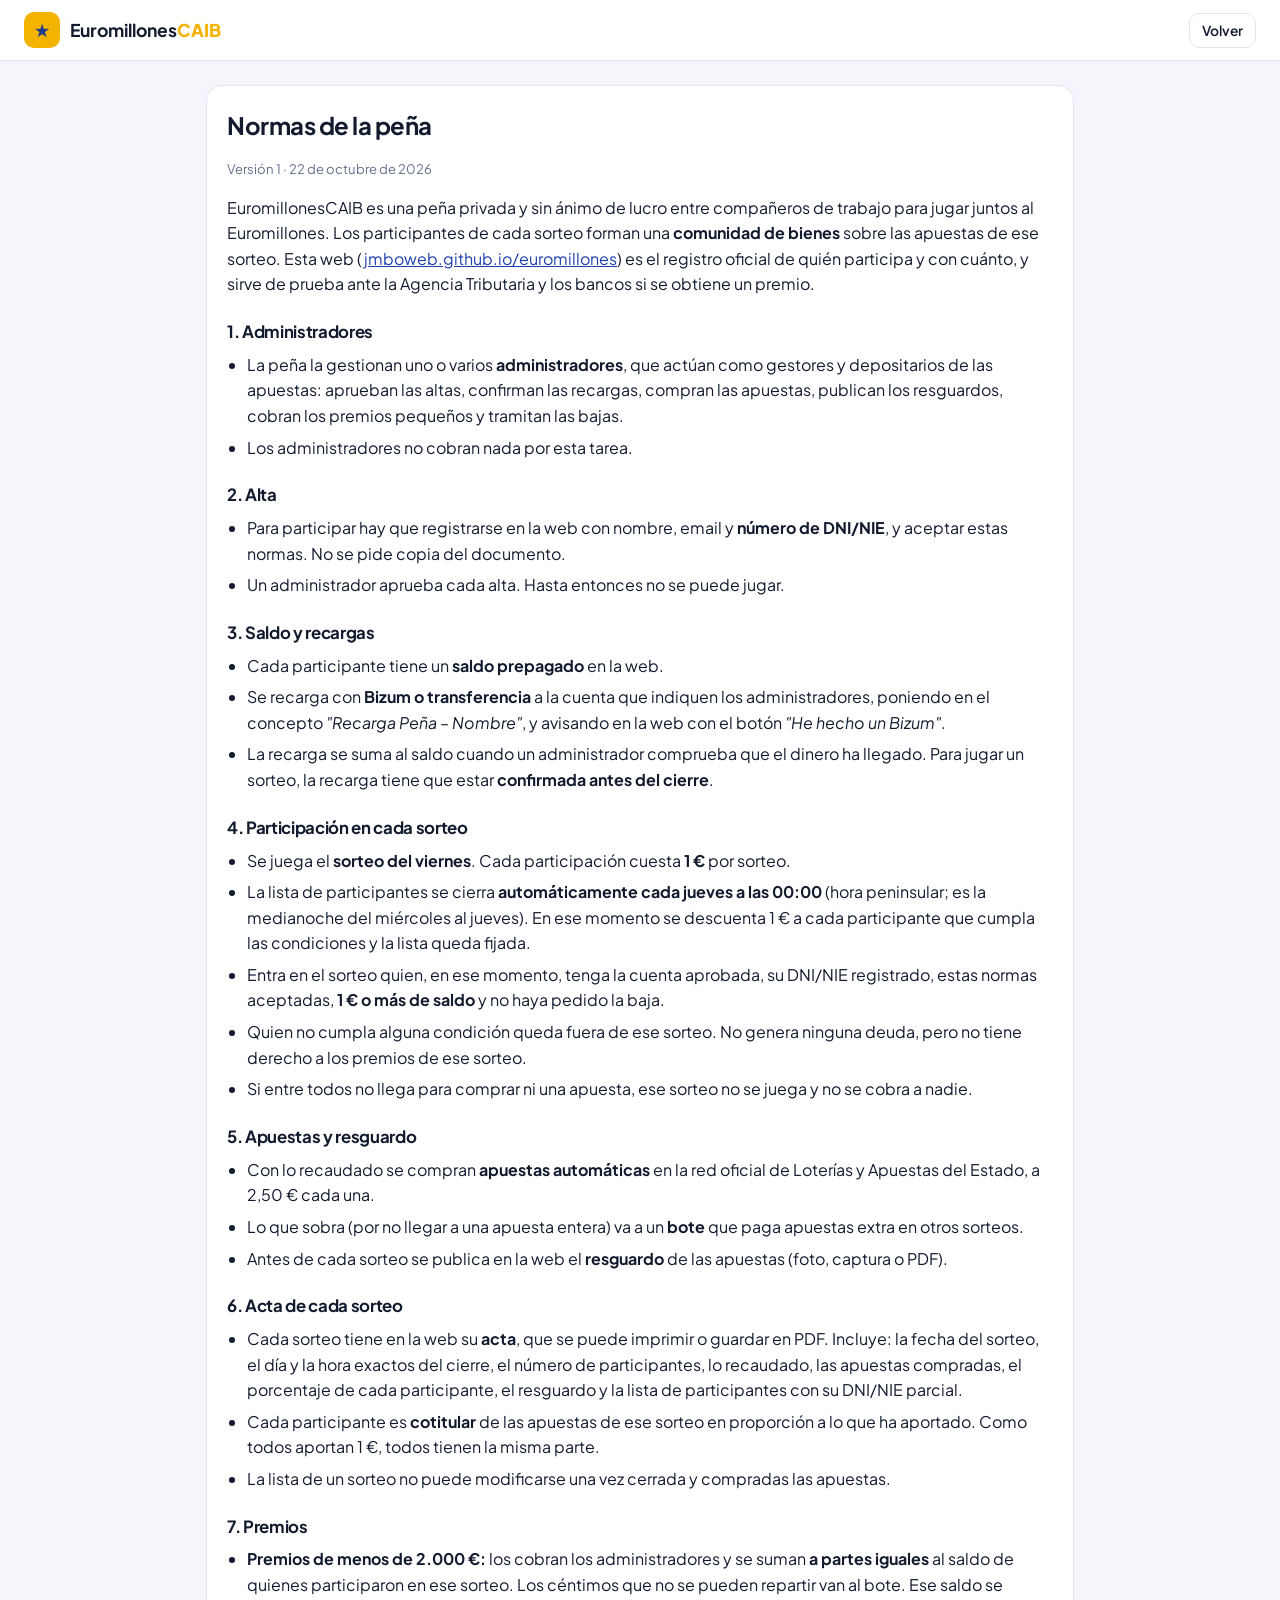
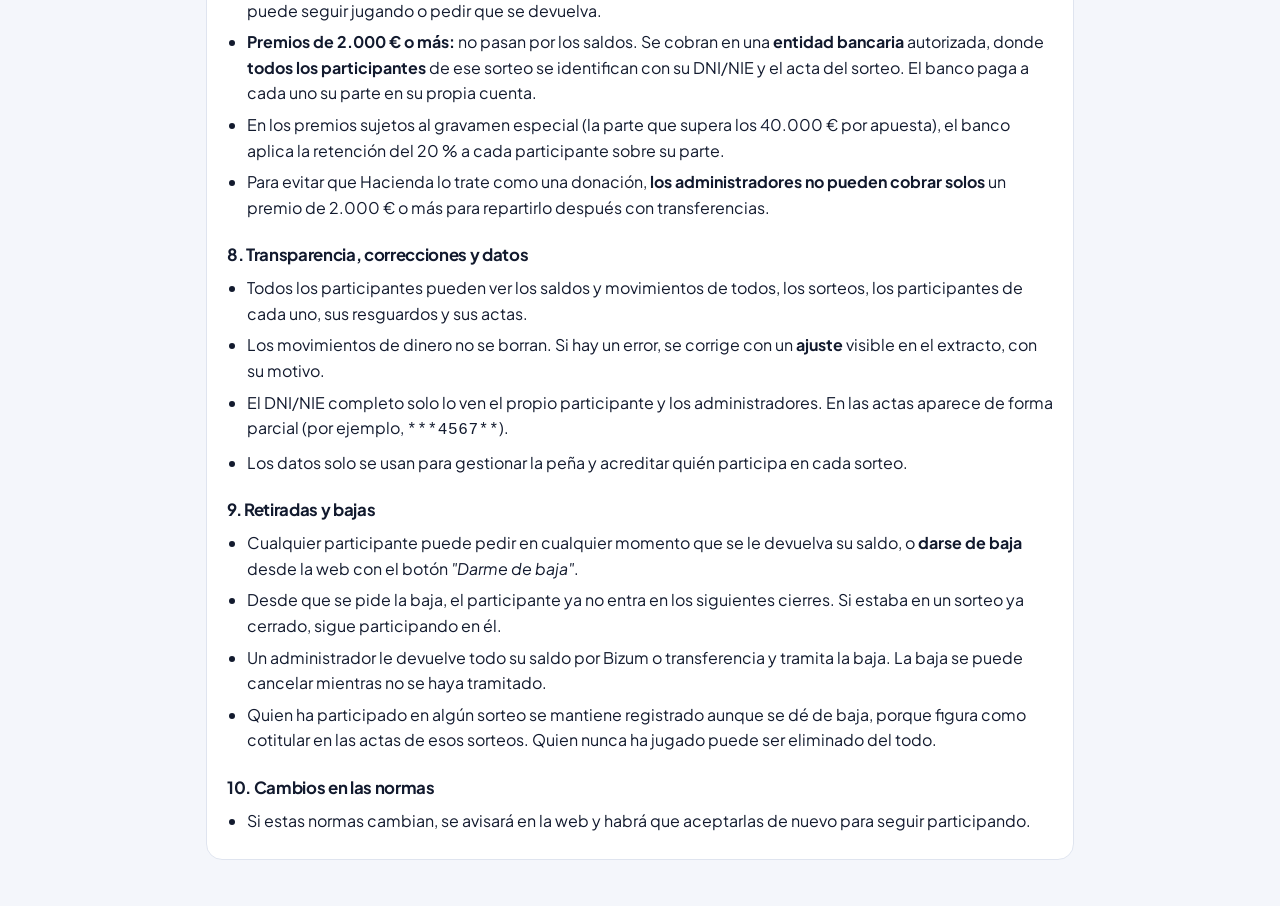
<file: normas.html>
<!doctype html> 
<html lang="es">
<head>
  <meta charset="utf-8">
  <meta name="viewport" content="width=device-width, initial-scale=1">
  <title>EuromillonesCAIB · Normas</title>
  <meta name="theme-color" content="#1e3a8a">
  <link rel="preconnect" href="https://fonts.googleapis.com">
  <link rel="preconnect" href="https://fonts.gstatic.com" crossorigin>
  <link href="https://fonts.googleapis.com/css2?family=Plus+Jakarta+Sans:wght@400;500;600;700;800&display=swap" rel="stylesheet">
  <link rel="stylesheet" href="styles.css">
</head>
<body>
  <header class="topbar">
    <a class="logo" href="inicio.html">
      <span class="logo-mark">★</span>
      <span>Euromillones<b>CAIB</b></span>
    </a>
    <a class="btn-ghost" href="inicio.html">Volver</a>
  </header>

  <main class="dashboard">
    <article class="card normas">
      <h1>Normas de la peña</h1>
      <p class="muted small">Versión 1 · 22 de octubre de 2026</p>

      <p>EuromillonesCAIB es una peña privada y sin ánimo de lucro entre compañeros de trabajo para jugar juntos al Euromillones. Los participantes de cada sorteo forman una <b>comunidad de bienes</b> sobre las apuestas de ese sorteo. Esta web (<a href="https://jmboweb.github.io/euromillones/">jmboweb.github.io/euromillones</a>) es el registro oficial de quién participa y con cuánto, y sirve de prueba ante la Agencia Tributaria y los bancos si se obtiene un premio.</p>

      <h2>1. Administradores</h2>
      <ul>
        <li>La peña la gestionan uno o varios <b>administradores</b>, que actúan como gestores y depositarios de las apuestas: aprueban las altas, confirman las recargas, compran las apuestas, publican los resguardos, cobran los premios pequeños y tramitan las bajas.</li>
        <li>Los administradores no cobran nada por esta tarea.</li>
      </ul>

      <h2>2. Alta</h2>
      <ul>
        <li>Para participar hay que registrarse en la web con nombre, email y <b>número de DNI/NIE</b>, y aceptar estas normas. No se pide copia del documento.</li>
        <li>Un administrador aprueba cada alta. Hasta entonces no se puede jugar.</li>
      </ul>

      <h2>3. Saldo y recargas</h2>
      <ul>
        <li>Cada participante tiene un <b>saldo prepagado</b> en la web.</li>
        <li>Se recarga con <b>Bizum o transferencia</b> a la cuenta que indiquen los administradores, poniendo en el concepto <i>"Recarga Peña – Nombre"</i>, y avisando en la web con el botón <i>"He hecho un Bizum"</i>.</li>
        <li>La recarga se suma al saldo cuando un administrador comprueba que el dinero ha llegado. Para jugar un sorteo, la recarga tiene que estar <b>confirmada antes del cierre</b>.</li>
      </ul>

      <h2>4. Participación en cada sorteo</h2>
      <ul>
        <li>Se juega el <b>sorteo del viernes</b>. Cada participación cuesta <b>1 €</b> por sorteo.</li>
        <li>La lista de participantes se cierra <b>automáticamente cada jueves a las 00:00</b> (hora peninsular; es la medianoche del miércoles al jueves). En ese momento se descuenta 1 € a cada participante que cumpla las condiciones y la lista queda fijada.</li>
        <li>Entra en el sorteo quien, en ese momento, tenga la cuenta aprobada, su DNI/NIE registrado, estas normas aceptadas, <b>1 € o más de saldo</b> y no haya pedido la baja.</li>
        <li>Quien no cumpla alguna condición queda fuera de ese sorteo. No genera ninguna deuda, pero no tiene derecho a los premios de ese sorteo.</li>
        <li>Si entre todos no llega para comprar ni una apuesta, ese sorteo no se juega y no se cobra a nadie.</li>
      </ul>

      <h2>5. Apuestas y resguardo</h2>
      <ul>
        <li>Con lo recaudado se compran <b>apuestas automáticas</b> en la red oficial de Loterías y Apuestas del Estado, a 2,50 € cada una.</li>
        <li>Lo que sobra (por no llegar a una apuesta entera) va a un <b>bote</b> que paga apuestas extra en otros sorteos.</li>
        <li>Antes de cada sorteo se publica en la web el <b>resguardo</b> de las apuestas (foto, captura o PDF).</li>
      </ul>

      <h2>6. Acta de cada sorteo</h2>
      <ul>
        <li>Cada sorteo tiene en la web su <b>acta</b>, que se puede imprimir o guardar en PDF. Incluye: la fecha del sorteo, el día y la hora exactos del cierre, el número de participantes, lo recaudado, las apuestas compradas, el porcentaje de cada participante, el resguardo y la lista de participantes con su DNI/NIE parcial.</li>
        <li>Cada participante es <b>cotitular</b> de las apuestas de ese sorteo en proporción a lo que ha aportado. Como todos aportan 1 €, todos tienen la misma parte.</li>
        <li>La lista de un sorteo no puede modificarse una vez cerrada y compradas las apuestas.</li>
      </ul>

      <h2>7. Premios</h2>
      <ul>
        <li><b>Premios de menos de 2.000 €:</b> los cobran los administradores y se suman <b>a partes iguales</b> al saldo de quienes participaron en ese sorteo. Los céntimos que no se pueden repartir van al bote. Ese saldo se puede seguir jugando o pedir que se devuelva.</li>
        <li><b>Premios de 2.000 € o más:</b> no pasan por los saldos. Se cobran en una <b>entidad bancaria</b> autorizada, donde <b>todos los participantes</b> de ese sorteo se identifican con su DNI/NIE y el acta del sorteo. El banco paga a cada uno su parte en su propia cuenta.</li>
        <li>En los premios sujetos al gravamen especial (la parte que supera los 40.000 € por apuesta), el banco aplica la retención del 20 % a cada participante sobre su parte.</li>
        <li>Para evitar que Hacienda lo trate como una donación, <b>los administradores no pueden cobrar solos</b> un premio de 2.000 € o más para repartirlo después con transferencias.</li>
      </ul>

      <h2>8. Transparencia, correcciones y datos</h2>
      <ul>
        <li>Todos los participantes pueden ver los saldos y movimientos de todos, los sorteos, los participantes de cada uno, sus resguardos y sus actas.</li>
        <li>Los movimientos de dinero no se borran. Si hay un error, se corrige con un <b>ajuste</b> visible en el extracto, con su motivo.</li>
        <li>El DNI/NIE completo solo lo ven el propio participante y los administradores. En las actas aparece de forma parcial (por ejemplo, <span class="mono">***4567**</span>).</li>
        <li>Los datos solo se usan para gestionar la peña y acreditar quién participa en cada sorteo.</li>
      </ul>

      <h2>9. Retiradas y bajas</h2>
      <ul>
        <li>Cualquier participante puede pedir en cualquier momento que se le devuelva su saldo, o <b>darse de baja</b> desde la web con el botón <i>"Darme de baja"</i>.</li>
        <li>Desde que se pide la baja, el participante ya no entra en los siguientes cierres. Si estaba en un sorteo ya cerrado, sigue participando en él.</li>
        <li>Un administrador le devuelve todo su saldo por Bizum o transferencia y tramita la baja. La baja se puede cancelar mientras no se haya tramitado.</li>
        <li>Quien ha participado en algún sorteo se mantiene registrado aunque se dé de baja, porque figura como cotitular en las actas de esos sorteos. Quien nunca ha jugado puede ser eliminado del todo.</li>
      </ul>

      <h2>10. Cambios en las normas</h2>
      <ul>
        <li>Si estas normas cambian, se avisará en la web y habrá que aceptarlas de nuevo para seguir participando.</li>
      </ul>
    </article>
  </main>
</body>
</html>
</file>
<file: styles.css>
:root {
  --bg: #f4f6fb;
  --surface: #ffffff;
  --surface-2: #eef1f8;
  --text: #121a2e;
  --muted: #627089;
  --border: #dfe4ef;
  --primary: #1e40af;
  --primary-2: #3b5bdb;
  --primary-soft: rgba(30, 64, 175, 0.12);
  --gold: #f5b301;
  --pos: #15803d;
  --neg: #b42318;
  --verde: #22c55e;
  --amarillo: #eab308;
  --rojo: #ef4444;
  --gris: #a3acbd;
  --error-bg: #fdecec;
  --error-text: #b42318;
  --ok-bg: #e7f6ec;
  --ok-text: #1e7b3c;
  --shadow: 0 20px 50px -24px rgba(20, 30, 80, 0.35);
  --radius: 16px;
}

@media (prefers-color-scheme: dark) {
  :root {
    --bg: #0b0f1a;
    --surface: #141a29;
    --surface-2: #1c2436;
    --text: #e8ecf5;
    --muted: #93a0b8;
    --border: #283149;
    --primary: #7c9cff;
    --primary-2: #5b7cfa;
    --primary-soft: rgba(124, 156, 255, 0.16);
    --pos: #6ee7a0;
    --neg: #ff9b94;
    --error-bg: #3a1d1d;
    --error-text: #ff9b94;
    --ok-bg: #16301f;
    --ok-text: #7fd99a;
    --shadow: 0 20px 50px -20px rgba(0, 0, 0, 0.6);
  }
}

* { box-sizing: border-box; }

body {
  margin: 0;
  min-height: 100vh;
  background: var(--bg);
  color: var(--text);
  font-family: "Plus Jakarta Sans", system-ui, -apple-system, "Segoe UI", sans-serif;
  -webkit-font-smoothing: antialiased;
}

h1, h2 { letter-spacing: -0.02em; }
h2 { margin: 0 0 12px; font-size: 1.15rem; }
.hidden { display: none !important; }
.muted { color: var(--muted); }
.small { font-size: 0.82rem; }

.banner {
  padding: 10px 16px;
  text-align: center;
  font-size: 0.9rem;
  background: #fff4d6;
  color: #7a5200;
}

/* ---------- Logo ---------- */

.logo {
  display: flex;
  align-items: center;
  gap: 10px;
  font-weight: 700;
  font-size: 1.1rem;
  color: inherit;
  text-decoration: none;
}
.logo b { color: var(--gold); font-weight: 800; }
.logo-mark {
  width: 36px;
  height: 36px;
  border-radius: 10px;
  display: grid;
  place-items: center;
  font-size: 1.1rem;
  color: #1e3a8a;
  background: var(--gold);
}

/* ---------- Login ---------- */

.auth {
  min-height: 100vh;
  display: grid;
  grid-template-columns: 1.1fr 1fr;
}

.brand {
  padding: 48px;
  display: flex;
  flex-direction: column;
  justify-content: space-between;
  color: #fff;
  background:
    radial-gradient(circle at 80% 10%, rgba(245, 179, 1, 0.35), transparent 40%),
    linear-gradient(140deg, #0f1f5c 0%, #1e3a8a 55%, #2f4fd1 100%);
}
.brand h2 { font-size: clamp(1.8rem, 3vw, 2.6rem); line-height: 1.15; margin: 0 0 16px; max-width: 14ch; }
.brand p { margin: 0; opacity: 0.85; max-width: 40ch; line-height: 1.6; }

.panel {
  display: flex;
  align-items: center;
  justify-content: center;
  padding: 32px 16px;
}
.form-box { width: 100%; max-width: 400px; animation: rise 0.5s ease both; }
.form-box h1 { margin: 0 0 6px; font-size: 1.75rem; }
.subtitle { margin: 0 0 24px; color: var(--muted); line-height: 1.5; }

@keyframes rise { from { opacity: 0; transform: translateY(12px); } }

@media (max-width: 860px) {
  .auth { grid-template-columns: 1fr; }
  .brand { padding: 24px 16px; }
  .brand p { display: none; }
  .brand h2 { font-size: 1.4rem; margin: 18px 0 0; max-width: none; }
  .panel { align-items: flex-start; }
}

/* ---------- Formularios ---------- */

label { display: block; margin: 14px 0 6px; font-size: 0.88rem; font-weight: 600; }

input, select {
  width: 100%;
  padding: 12px 14px;
  border: 1.5px solid var(--border);
  border-radius: 12px;
  background: var(--surface);
  color: var(--text);
  font: inherit;
  transition: border-color 0.2s, box-shadow 0.2s;
}
input::placeholder { color: var(--muted); opacity: 0.7; }
input:focus, select:focus {
  outline: none;
  border-color: var(--primary);
  box-shadow: 0 0 0 4px var(--primary-soft);
}

.form-grid {
  display: grid;
  grid-template-columns: repeat(auto-fit, minmax(180px, 1fr));
  gap: 0 14px;
  align-items: end;
}
.form-grid .btn, .form-grid p { grid-column: 1 / -1; }

.btn {
  position: relative;
  width: 100%;
  margin-top: 20px;
  padding: 13px;
  border: none;
  border-radius: 12px;
  background: linear-gradient(135deg, var(--primary), var(--primary-2));
  color: #fff;
  font: inherit;
  font-weight: 700;
  cursor: pointer;
  transition: transform 0.15s, filter 0.2s;
}
.btn:hover { transform: translateY(-1px); filter: brightness(1.06); }
.btn:disabled { cursor: not-allowed; opacity: 0.6; transform: none; }
.btn.btn-inline { width: auto; margin-top: 0; padding: 11px 20px; }
.btn.btn-light { width: auto; margin-top: 18px; padding: 11px 18px; background: #fff; color: #1e3a8a; }
.btn.loading .label { visibility: hidden; }
.btn.loading::after {
  content: "";
  position: absolute;
  inset: 0;
  margin: auto;
  width: 20px;
  height: 20px;
  border: 2.5px solid rgba(255, 255, 255, 0.4);
  border-top-color: #fff;
  border-radius: 50%;
  animation: spin 0.7s linear infinite;
}
.btn-light.loading::after { border-color: rgba(30, 58, 138, 0.3); border-top-color: #1e3a8a; }
@keyframes spin { to { transform: rotate(360deg); } }

.btn-ghost {
  display: inline-flex;
  align-items: center;
  gap: 6px;
  padding: 8px 12px;
  border: 1.5px solid var(--border);
  border-radius: 10px;
  background: var(--surface);
  color: var(--text);
  font: inherit;
  font-size: 0.86rem;
  font-weight: 600;
  text-decoration: none;
  cursor: pointer;
  white-space: nowrap;
  transition: border-color 0.2s, color 0.2s;
}
.btn-ghost:hover { border-color: var(--primary); color: var(--primary); }
.btn-ghost.ok:hover { border-color: var(--pos); color: var(--pos); }
.btn-ghost.danger:hover { border-color: var(--neg); color: var(--neg); }
.btn-ghost:disabled { opacity: 0.5; cursor: wait; }

.link {
  margin-top: 16px;
  padding: 0;
  border: none;
  background: none;
  color: var(--primary);
  font: inherit;
  font-size: 0.88rem;
  font-weight: 600;
  cursor: pointer;
}
.link.danger { color: var(--neg); }
.link-claro { color: #fff; text-decoration: underline; margin-top: 8px; }
.centro .link { margin-top: 0; font-size: inherit; }
.btn.btn-peligro { background: var(--neg); }

.msg {
  margin-top: 18px;
  padding: 12px 14px;
  border-radius: 12px;
  font-size: 0.9rem;
  line-height: 1.45;
}
.msg.error { background: var(--error-bg); color: var(--error-text); }
.msg.ok { background: var(--ok-bg); color: var(--ok-text); }

/* ---------- Estructura ---------- */

.topbar {
  position: sticky;
  top: 0;
  z-index: 10;
  display: flex;
  align-items: center;
  justify-content: space-between;
  gap: 12px;
  padding: 12px 24px;
  background: var(--surface);
  border-bottom: 1px solid var(--border);
}
.user-chip { display: flex; align-items: center; gap: 8px; }
.avatar {
  width: 36px;
  height: 36px;
  border-radius: 50%;
  display: grid;
  place-items: center;
  font-size: 0.85rem;
  font-weight: 700;
  color: #fff;
  background: linear-gradient(135deg, var(--primary), var(--primary-2));
}

.dashboard {
  max-width: 900px;
  margin: 0 auto;
  padding: 24px 16px 48px;
  display: grid;
  gap: 16px;
  animation: rise 0.4s ease both;
}
.dashboard > div:not(.loader) { display: grid; gap: 16px; }
.page-title { margin: 0; font-size: 1.6rem; }

.card {
  padding: 20px;
  background: var(--surface);
  border: 1px solid var(--border);
  border-radius: var(--radius);
  min-width: 0;
}
.card.narrow { max-width: 440px; width: 100%; margin: 40px auto; text-align: center; }
.card.narrow .btn { margin-top: 14px; }
.section-head { display: flex; align-items: center; justify-content: space-between; gap: 12px; flex-wrap: wrap; margin-bottom: 8px; }
.section-head h2 { margin: 0; }

.hero {
  padding: 28px;
  border-radius: 20px;
  color: #fff;
  background:
    radial-gradient(circle at 90% 0%, rgba(245, 179, 1, 0.4), transparent 45%),
    linear-gradient(140deg, #0f1f5c 0%, #1e3a8a 55%, #2f4fd1 100%);
  box-shadow: var(--shadow);
}
.hero-label { font-size: 0.9rem; opacity: 0.8; }
.hero-saldo { font-size: clamp(2.4rem, 8vw, 3.2rem); font-weight: 800; letter-spacing: -0.03em; }
.hero-estado { margin-top: 4px; line-height: 1.5; }
.hero-cierre { margin-top: 6px; font-size: 0.85rem; opacity: 0.85; }
.pill-aviso {
  display: inline-block;
  margin: 12px 8px 0 0;
  padding: 6px 12px;
  border-radius: 99px;
  font-size: 0.82rem;
  background: rgba(255, 255, 255, 0.16);
}

.cards { display: grid; grid-template-columns: repeat(auto-fit, minmax(200px, 1fr)); gap: 16px; }
.card-label { font-size: 0.82rem; color: var(--muted); }
.card-value { margin-top: 4px; font-size: 1.6rem; font-weight: 800; }
.card-sub { margin-top: 2px; font-size: 0.82rem; color: var(--muted); }

.premio-banco { border: 2px solid var(--gold); background: linear-gradient(135deg, rgba(245, 179, 1, 0.14), transparent); }
.premio-banco p { margin: 6px 0 0; line-height: 1.5; }

.destacado {
  margin: 8px 0 4px;
  padding: 14px 16px;
  border-radius: 12px;
  line-height: 1.5;
  background: var(--primary-soft);
}

.tag {
  display: inline-block;
  padding: 2px 8px;
  border-radius: 99px;
  font-size: 0.74rem;
  font-weight: 600;
  color: var(--muted);
  background: var(--surface-2);
  vertical-align: middle;
}

/* ---------- Listas ---------- */

.search { margin: 4px 0 10px; }
.filtros, .importes { display: flex; gap: 6px; flex-wrap: wrap; }
.chip {
  padding: 6px 12px;
  border: 1.5px solid var(--border);
  border-radius: 99px;
  background: var(--surface);
  color: var(--text);
  font: inherit;
  font-size: 0.84rem;
  font-weight: 600;
  cursor: pointer;
}
.chip.active { border-color: var(--primary); background: var(--primary-soft); color: var(--primary); }

.lista { list-style: none; margin: 0; padding: 0; }
.lista > li { border-bottom: 1px solid var(--border); }
.lista > li:last-child { border-bottom: none; }
.lista.compacta > li { padding: 8px 0; }
.vacio { padding: 16px 0; color: var(--muted); text-align: center; }

.fila {
  width: 100%;
  display: flex;
  align-items: center;
  gap: 12px;
  padding: 11px 4px;
  border: none;
  background: none;
  color: inherit;
  font: inherit;
  text-align: left;
  cursor: pointer;
  border-radius: 8px;
}
.fila:hover { background: var(--surface-2); }
.fila-nombre { flex: 1; min-width: 0; overflow-wrap: anywhere; }
.fila-saldo { font-weight: 700; font-variant-numeric: tabular-nums; }
.punto { width: 12px; height: 12px; flex: none; border-radius: 50%; }
.punto.verde { background: var(--verde); }
.punto.amarillo { background: var(--amarillo); }
.punto.rojo { background: var(--rojo); }
.punto.gris { background: var(--gris); }

.mov { display: flex; align-items: center; justify-content: space-between; gap: 12px; padding: 11px 0; }
.mov > div:first-child { min-width: 0; overflow-wrap: anywhere; }
.mov-tipo { font-weight: 600; }
.importe { font-weight: 700; font-variant-numeric: tabular-nums; white-space: nowrap; }
.importe.pos { color: var(--pos); }
.importe.neg { color: var(--neg); }
.acciones { display: flex; gap: 6px; flex-wrap: wrap; justify-content: flex-end; }

.tabla-wrap { overflow-x: auto; }
.tabla { width: 100%; border-collapse: collapse; font-variant-numeric: tabular-nums; }
.tabla th { text-align: left; font-size: 0.8rem; color: var(--muted); font-weight: 600; padding: 8px 6px; border-bottom: 1px solid var(--border); }
.tabla td { padding: 10px 6px; border-bottom: 1px solid var(--border); vertical-align: top; }
.tabla tbody tr[data-id] { cursor: pointer; }
.tabla tbody tr[data-id]:hover { background: var(--surface-2); }

/* ---------- Normas ---------- */

.normas { line-height: 1.6; }
.normas h1 { margin: 0 0 4px; font-size: 1.5rem; }
.normas h2 { margin: 22px 0 6px; font-size: 1.05rem; }
.normas ul { margin: 0; padding-left: 20px; }
.normas li { margin-bottom: 6px; }

.check {
  display: flex;
  gap: 10px;
  align-items: flex-start;
  margin: 16px 0 0;
  font-weight: 500;
  text-align: left;
  line-height: 1.45;
}
.check input { width: 20px; height: 20px; flex: none; margin: 1px 0 0; padding: 0; accent-color: var(--primary); }
.card.narrow form { text-align: left; }
.centro { text-align: center; }
.falta { color: var(--neg); font-weight: 600; }
/* Botón desactivado con explicación: el aviso (title) lo muestra el span, porque un botón desactivado no recibe el ratón */
.boton-bloqueado { display: inline-flex; cursor: not-allowed; }
.boton-bloqueado .btn-ghost { pointer-events: none; opacity: 0.45; }
.centro a, .normas a { color: var(--primary); }

/* ---------- Acta del sorteo ---------- */

.acta h1 { margin: 2px 0 0; font-size: 1.4rem; }
.acta h2 { margin: 24px 0 8px; font-size: 1.05rem; }
.acta-cabecera { display: flex; justify-content: space-between; align-items: flex-start; gap: 12px; flex-wrap: wrap; }
.acta-datos {
  display: grid;
  grid-template-columns: repeat(auto-fit, minmax(200px, 1fr));
  gap: 12px 20px;
  margin: 18px 0 0;
}
.acta-datos dt { font-size: 0.78rem; color: var(--muted); }
.acta-datos dd { margin: 2px 0 0; font-weight: 600; }
.acta .resguardo img, .acta .resguardo .pdf { width: 200px; height: auto; max-height: 320px; object-fit: contain; }
.acta .resguardo .pdf { height: 120px; }
.acta-pie { margin-top: 20px; line-height: 1.5; }
.mono { font-family: ui-monospace, "Cascadia Mono", Consolas, monospace; letter-spacing: 0.04em; }
.fila-botones .check { margin: 0; }
.enlace-acta { display: inline-block; margin-top: 4px; text-decoration: none; }

@media print {
  .topbar, .no-print, .toast, .banner { display: none !important; }
  body { background: #fff; color: #000; }
  .dashboard { padding: 0; max-width: none; animation: none; }
  .card { border: none; padding: 0; }
  .tag { border: 1px solid #999; }
  .tabla th, .tabla td { border-color: #bbb; }
  a { color: inherit; text-decoration: none; }
}

/* ---------- Pasos del sorteo y resguardos ---------- */

.pasos { list-style: none; counter-reset: paso; margin: 12px 0 0; padding: 0; display: grid; gap: 18px; }
.pasos > li { position: relative; padding-left: 40px; counter-increment: paso; }
.pasos > li::before {
  content: counter(paso);
  position: absolute;
  left: 0;
  top: -2px;
  width: 28px;
  height: 28px;
  border-radius: 50%;
  display: grid;
  place-items: center;
  font-size: 0.85rem;
  font-weight: 700;
  color: var(--primary);
  background: var(--primary-soft);
}
.pasos > li.hecho::before { content: "✓"; color: #fff; background: var(--verde); }
.paso-titulo { margin-bottom: 4px; }
.pasos .btn-inline { display: inline-block; margin-top: 10px; text-decoration: none; }
.fila-botones { display: flex; flex-wrap: wrap; gap: 10px; align-items: center; margin-top: 10px; }
.fila-botones .btn-inline { margin-top: 0; }

.resguardos { display: flex; flex-wrap: wrap; gap: 10px; margin-top: 8px; }
.resguardo { position: relative; }
.resguardo img, .resguardo .pdf {
  display: grid;
  place-items: center;
  width: 96px;
  height: 96px;
  object-fit: cover;
  border: 1px solid var(--border);
  border-radius: 10px;
  background: var(--surface-2);
  color: var(--text);
  font-weight: 700;
  text-decoration: none;
}
.resguardo .quitar {
  position: absolute;
  top: -8px;
  right: -8px;
  width: 24px;
  height: 24px;
  border: none;
  border-radius: 50%;
  background: var(--neg);
  color: #fff;
  font-size: 0.75rem;
  cursor: pointer;
}
.corregir { margin-top: 18px; padding-top: 14px; border-top: 1px solid var(--border); }
.corregir summary { cursor: pointer; font-size: 0.88rem; font-weight: 600; color: var(--muted); }
.corregir[open] summary { margin-bottom: 4px; }
.corregir input[type="date"] { width: auto; }
.loader.small { width: 22px; height: 22px; margin: 8px 0; border-width: 2.5px; }

/* ---------- Ventanas, avisos y carga ---------- */

dialog {
  width: min(480px, calc(100% - 32px));
  max-height: 85vh;
  padding: 22px;
  border: 1px solid var(--border);
  border-radius: 18px;
  background: var(--surface);
  color: var(--text);
  box-shadow: var(--shadow);
}
dialog::backdrop { background: rgba(5, 10, 25, 0.5); }
dialog h2 { margin: 0; }
dialog h3 { margin: 18px 0 4px; font-size: 0.95rem; }
.dlg-head { display: flex; align-items: center; justify-content: space-between; gap: 12px; margin-bottom: 8px; }
.dlg-botones { display: flex; justify-content: flex-end; gap: 10px; margin-top: 20px; }
.importes { margin-bottom: 8px; }

.status-icon { font-size: 2.4rem; }

.toast {
  position: fixed;
  left: 50%;
  bottom: 24px;
  z-index: 100;
  max-width: calc(100% - 32px);
  padding: 12px 18px;
  border-radius: 12px;
  font-size: 0.92rem;
  font-weight: 600;
  transform: translateX(-50%);
  box-shadow: var(--shadow);
  animation: rise 0.25s ease both;
}
.toast.ok { background: var(--ok-bg); color: var(--ok-text); }
.toast.error { background: var(--error-bg); color: var(--error-text); }

.loader {
  width: 32px;
  height: 32px;
  margin: 40px auto;
  border: 3px solid var(--border);
  border-top-color: var(--primary);
  border-radius: 50%;
  animation: spin 0.8s linear infinite;
}

@media (max-width: 560px) {
  .topbar { padding: 10px 16px; }
  .logo > span:last-child { display: none; }
  .hero { padding: 22px 18px; }
  .mov { flex-wrap: wrap; }
  .acciones { justify-content: flex-start; }
}
</file>
